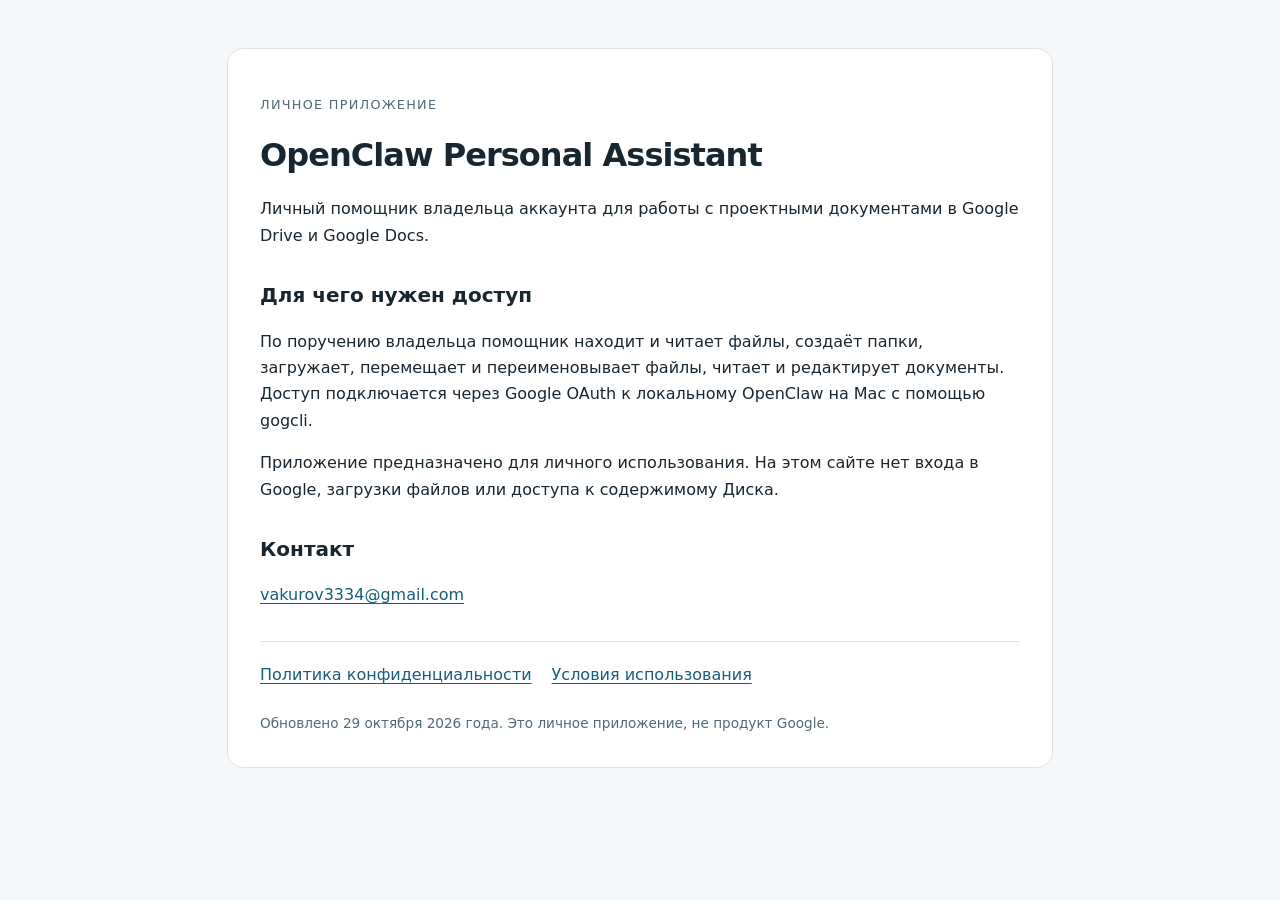
<file: index.html>
<!doctype html>
<html lang="ru"><head><meta charset="utf-8"><meta name="viewport" content="width=device-width,initial-scale=1"><title>OpenClaw Personal Assistant</title><link rel="stylesheet" href="style.css"></head>
<body><main><p class="label">Личное приложение</p><h1>OpenClaw Personal Assistant</h1>
<p>Личный помощник владельца аккаунта для работы с проектными документами в Google Drive и Google Docs.</p>
<h2>Для чего нужен доступ</h2><p>По поручению владельца помощник находит и читает файлы, создаёт папки, загружает, перемещает и переименовывает файлы, читает и редактирует документы. Доступ подключается через Google OAuth к локальному OpenClaw на Mac с помощью gogcli.</p>
<p>Приложение предназначено для личного использования. На этом сайте нет входа в Google, загрузки файлов или доступа к содержимому Диска.</p>
<h2>Контакт</h2><p><a href="mailto:vakurov3334@gmail.com">vakurov3334@gmail.com</a></p>
<nav><a href="privacy.html">Политика конфиденциальности</a><a href="terms.html">Условия использования</a></nav>
<footer>Обновлено 29 октября 2026 года. Это личное приложение, не продукт Google.</footer></main></body></html>
</file>
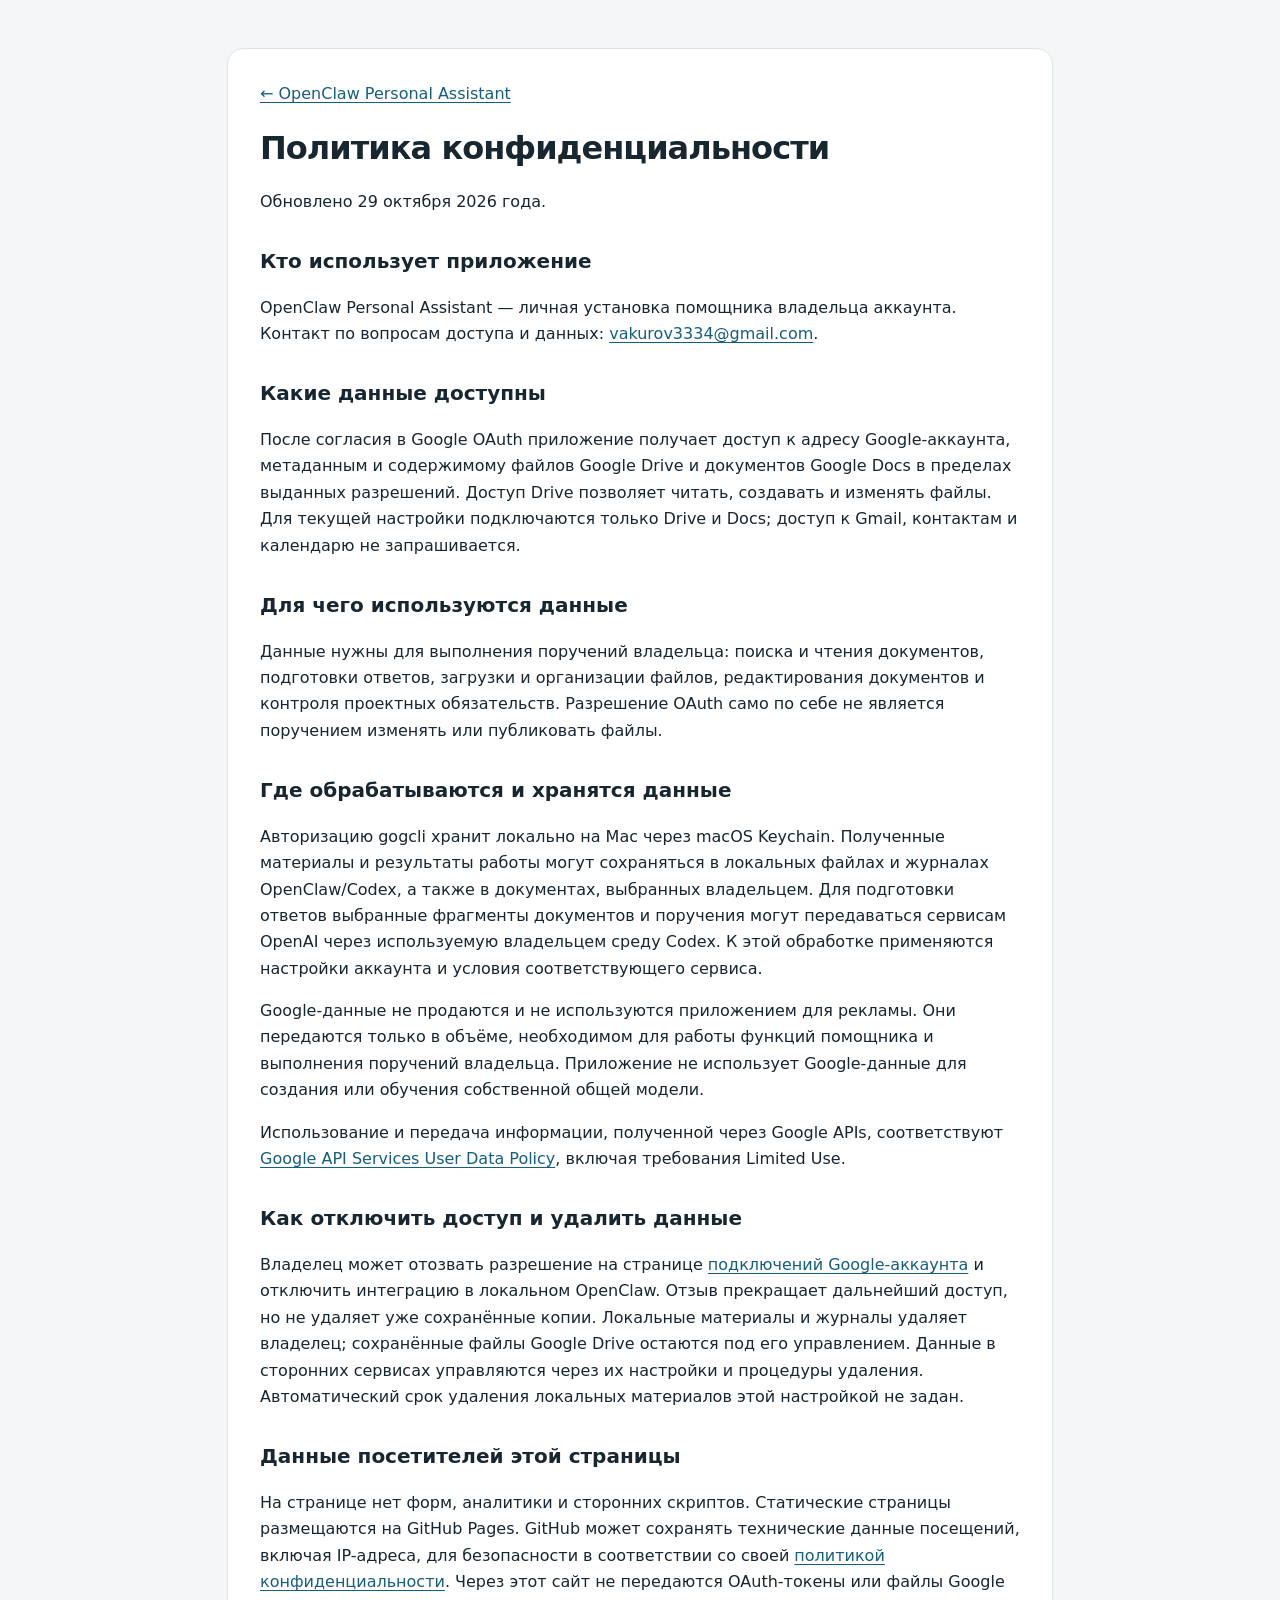
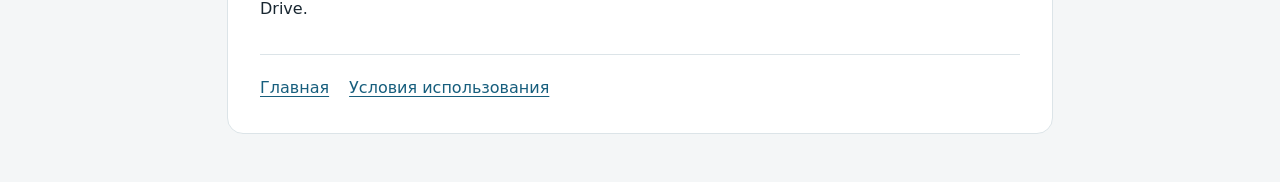
<file: privacy.html>
<!doctype html>
<html lang="ru"><head><meta charset="utf-8"><meta name="viewport" content="width=device-width,initial-scale=1"><title>Конфиденциальность — OpenClaw Personal Assistant</title><link rel="stylesheet" href="style.css"></head>
<body><main><a href="index.html">← OpenClaw Personal Assistant</a><h1>Политика конфиденциальности</h1><p>Обновлено 29 октября 2026 года.</p>
<h2>Кто использует приложение</h2><p>OpenClaw Personal Assistant — личная установка помощника владельца аккаунта. Контакт по вопросам доступа и данных: <a href="mailto:vakurov3334@gmail.com">vakurov3334@gmail.com</a>.</p>
<h2>Какие данные доступны</h2><p>После согласия в Google OAuth приложение получает доступ к адресу Google-аккаунта, метаданным и содержимому файлов Google Drive и документов Google Docs в пределах выданных разрешений. Доступ Drive позволяет читать, создавать и изменять файлы. Для текущей настройки подключаются только Drive и Docs; доступ к Gmail, контактам и календарю не запрашивается.</p>
<h2>Для чего используются данные</h2><p>Данные нужны для выполнения поручений владельца: поиска и чтения документов, подготовки ответов, загрузки и организации файлов, редактирования документов и контроля проектных обязательств. Разрешение OAuth само по себе не является поручением изменять или публиковать файлы.</p>
<h2>Где обрабатываются и хранятся данные</h2><p>Авторизацию gogcli хранит локально на Mac через macOS Keychain. Полученные материалы и результаты работы могут сохраняться в локальных файлах и журналах OpenClaw/Codex, а также в документах, выбранных владельцем. Для подготовки ответов выбранные фрагменты документов и поручения могут передаваться сервисам OpenAI через используемую владельцем среду Codex. К этой обработке применяются настройки аккаунта и условия соответствующего сервиса.</p>
<p>Google-данные не продаются и не используются приложением для рекламы. Они передаются только в объёме, необходимом для работы функций помощника и выполнения поручений владельца. Приложение не использует Google-данные для создания или обучения собственной общей модели.</p>
<p>Использование и передача информации, полученной через Google APIs, соответствуют <a href="https://developers.google.com/terms/api-services-user-data-policy">Google API Services User Data Policy</a>, включая требования Limited Use.</p>
<h2>Как отключить доступ и удалить данные</h2><p>Владелец может отозвать разрешение на странице <a href="https://myaccount.google.com/connections">подключений Google-аккаунта</a> и отключить интеграцию в локальном OpenClaw. Отзыв прекращает дальнейший доступ, но не удаляет уже сохранённые копии. Локальные материалы и журналы удаляет владелец; сохранённые файлы Google Drive остаются под его управлением. Данные в сторонних сервисах управляются через их настройки и процедуры удаления. Автоматический срок удаления локальных материалов этой настройкой не задан.</p>
<h2>Данные посетителей этой страницы</h2><p>На странице нет форм, аналитики и сторонних скриптов. Статические страницы размещаются на GitHub Pages. GitHub может сохранять технические данные посещений, включая IP-адреса, для безопасности в соответствии со своей <a href="https://docs.github.com/en/site-policy/privacy-policies/github-general-privacy-statement">политикой конфиденциальности</a>. Через этот сайт не передаются OAuth-токены или файлы Google Drive.</p>
<nav><a href="index.html">Главная</a><a href="terms.html">Условия использования</a></nav></main></body></html>
</file>
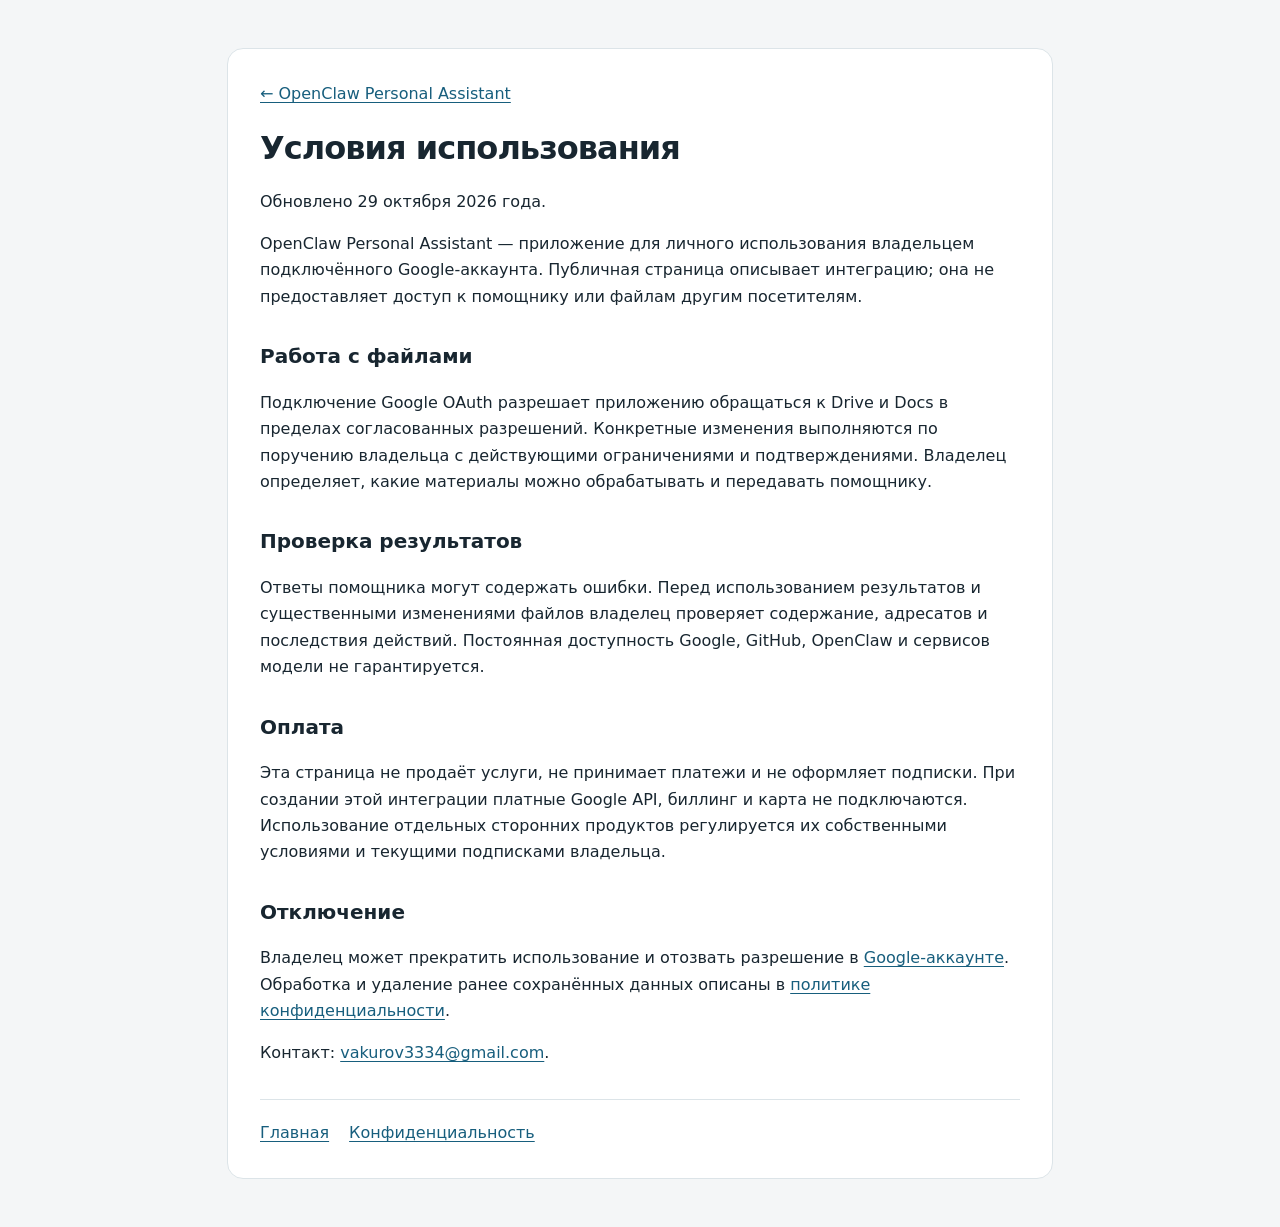
<file: terms.html>
<!doctype html>
<html lang="ru"><head><meta charset="utf-8"><meta name="viewport" content="width=device-width,initial-scale=1"><title>Условия — OpenClaw Personal Assistant</title><link rel="stylesheet" href="style.css"></head>
<body><main><a href="index.html">← OpenClaw Personal Assistant</a><h1>Условия использования</h1><p>Обновлено 29 октября 2026 года.</p>
<p>OpenClaw Personal Assistant — приложение для личного использования владельцем подключённого Google-аккаунта. Публичная страница описывает интеграцию; она не предоставляет доступ к помощнику или файлам другим посетителям.</p>
<h2>Работа с файлами</h2><p>Подключение Google OAuth разрешает приложению обращаться к Drive и Docs в пределах согласованных разрешений. Конкретные изменения выполняются по поручению владельца с действующими ограничениями и подтверждениями. Владелец определяет, какие материалы можно обрабатывать и передавать помощнику.</p>
<h2>Проверка результатов</h2><p>Ответы помощника могут содержать ошибки. Перед использованием результатов и существенными изменениями файлов владелец проверяет содержание, адресатов и последствия действий. Постоянная доступность Google, GitHub, OpenClaw и сервисов модели не гарантируется.</p>
<h2>Оплата</h2><p>Эта страница не продаёт услуги, не принимает платежи и не оформляет подписки. При создании этой интеграции платные Google API, биллинг и карта не подключаются. Использование отдельных сторонних продуктов регулируется их собственными условиями и текущими подписками владельца.</p>
<h2>Отключение</h2><p>Владелец может прекратить использование и отозвать разрешение в <a href="https://myaccount.google.com/connections">Google-аккаунте</a>. Обработка и удаление ранее сохранённых данных описаны в <a href="privacy.html">политике конфиденциальности</a>.</p>
<p>Контакт: <a href="mailto:vakurov3334@gmail.com">vakurov3334@gmail.com</a>.</p><nav><a href="index.html">Главная</a><a href="privacy.html">Конфиденциальность</a></nav></main></body></html>
</file>
<file: style.css>
:root{font-family:system-ui,-apple-system,BlinkMacSystemFont,"Segoe UI",sans-serif;color:#182630;background:#f4f6f7;line-height:1.65}body{margin:0}main{max-width:760px;margin:48px auto;padding:32px;background:white;border:1px solid #dce4e8;border-radius:16px}h1{font-size:2rem;line-height:1.2;letter-spacing:-.03em}h2{font-size:1.25rem;margin-top:30px}a{color:#175e7d;text-underline-offset:.2em}.label{color:#526a76;text-transform:uppercase;font-size:.8rem;letter-spacing:.1em}nav{display:flex;gap:20px;flex-wrap:wrap;border-top:1px solid #dce4e8;margin-top:32px;padding-top:20px}footer{font-size:.85rem;color:#526a76;margin-top:24px}@media(max-width:600px){main{margin:16px;padding:24px}h1{font-size:1.7rem}}
</file>
